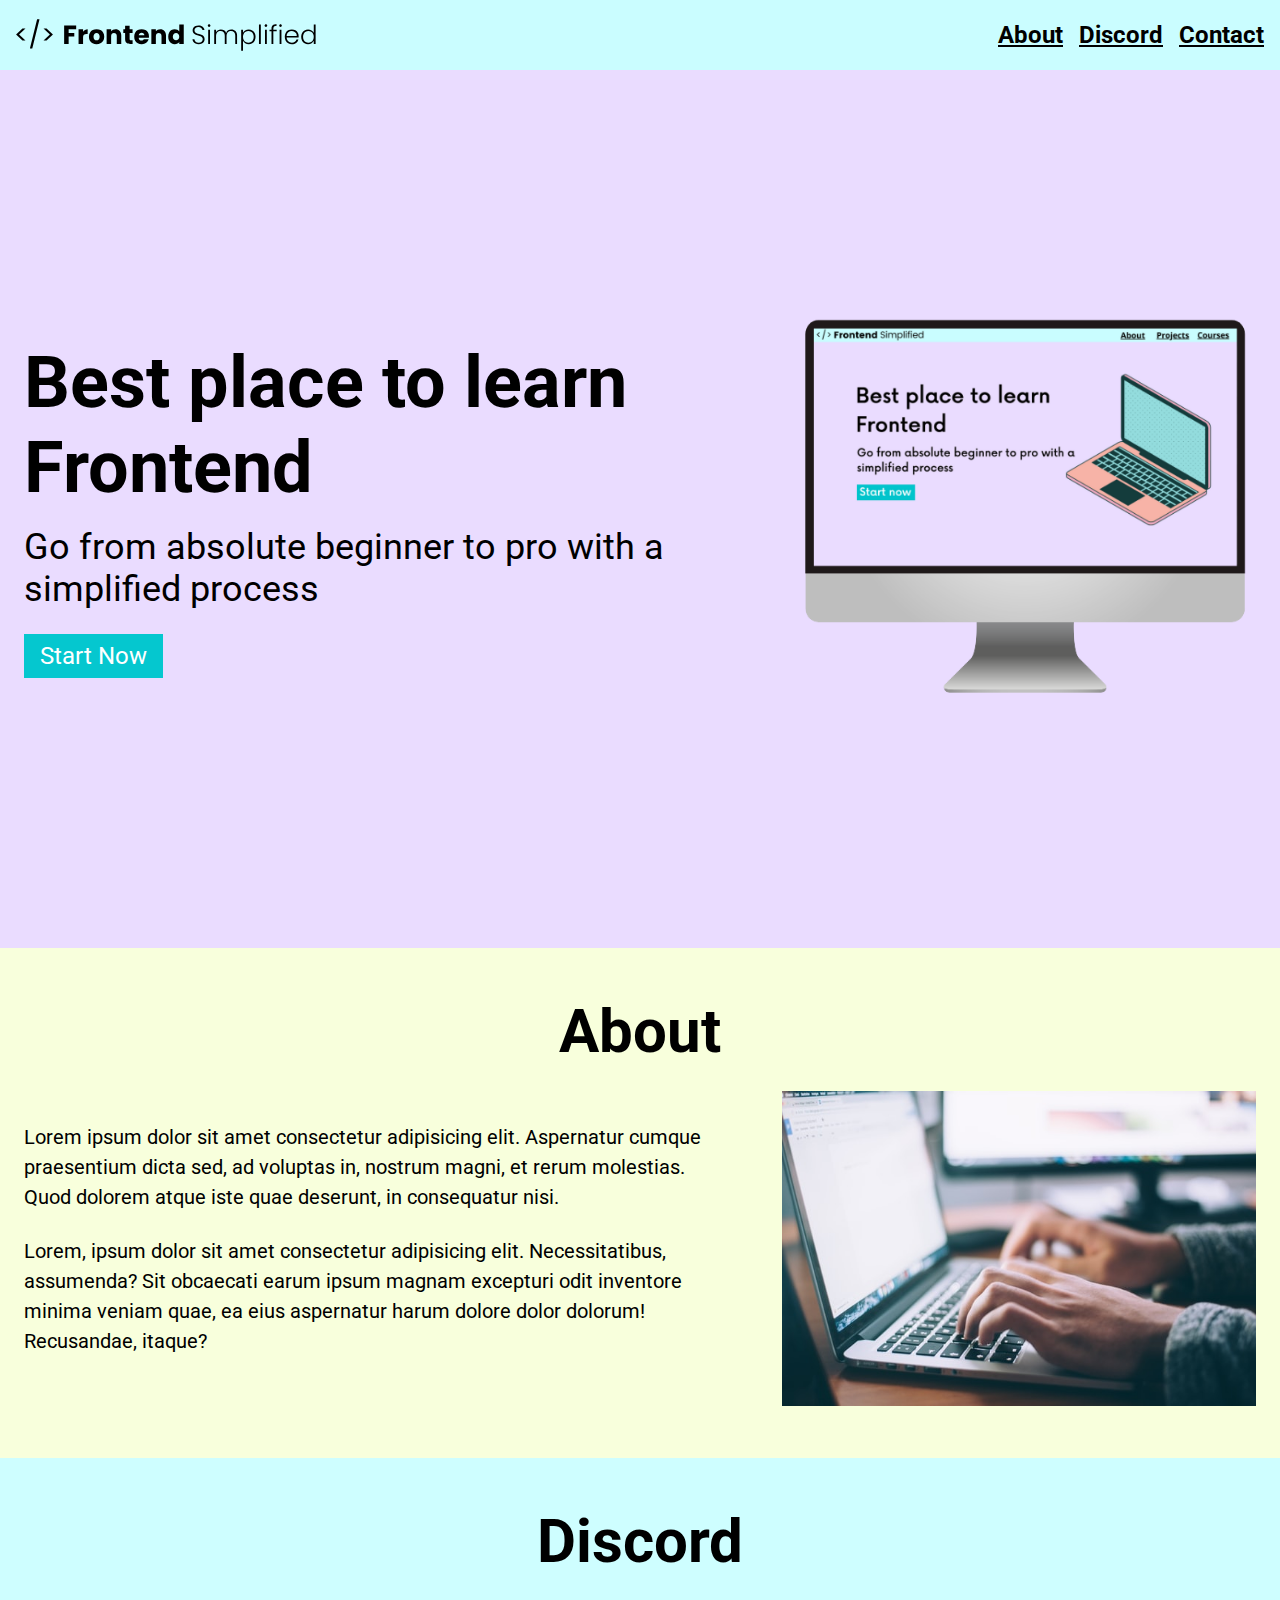
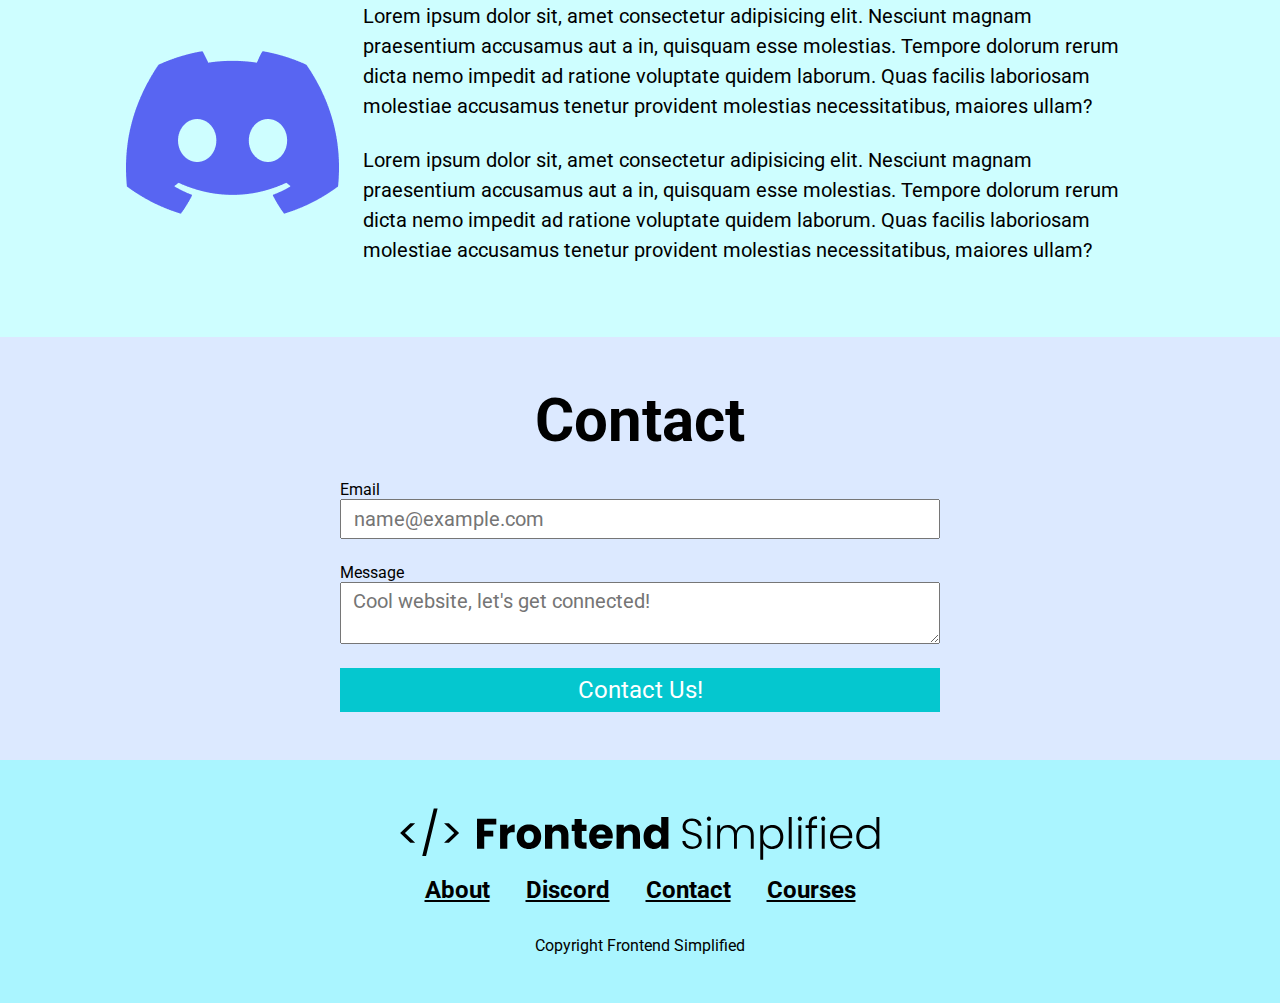
<file: index.html>
<!DOCTYPE html>
<html lang="en">
  <head>
    <meta charset="UTF-8" />
    <meta http-equiv="X-UA-Compatible" content="IE=edge" />
    <meta name="viewport" content="width=device-width, initial-scale=1.0" />
    <title>Document</title>
    <link rel="stylesheet" href="style.css" />
  </head>
  <body>
    <section>
      <nav>
        <img src="./Assets/FES.svg" class="logo" alt="FES Logo" />
        <ul>
          <li>
            <a class="about" href="#about">About</a>
          </li>
          <li>
            <a class="discord" href="#discord">Discord</a>
          </li>
          <li>
            <a class="contact" href="#contact">Contact</a>
          </li>
        </ul>
      </nav>
      <header>
        <div class="row">
          <div class="home__description">
            <h1>Best place to learn Frontend</h1>
            <p class="subheader">
              Go from absolute beginner to pro with a simplified process
            </p>
            <button class="home__description--button">Start Now</button>
          </div>
          <figure>
            <img src="./Assets/laptop.png" alt="Home page image" />
          </figure>
        </div>
      </header>
    </section>

    <main>
      <section id="about">
        <h2>About</h2>
        <div class="row">
          <div class="section__description">
            <div class="section__description--wrapper">
              <p class="section__description--para">
                Lorem ipsum dolor sit amet consectetur adipisicing elit.
                Aspernatur cumque praesentium dicta sed, ad voluptas in, nostrum
                magni, et rerum molestias. Quod dolorem atque iste quae
                deserunt, in consequatur nisi.
              </p>
              <p class="section__description--para">
                Lorem, ipsum dolor sit amet consectetur adipisicing elit.
                Necessitatibus, assumenda? Sit obcaecati earum ipsum magnam
                excepturi odit inventore minima veniam quae, ea eius aspernatur
                harum dolore dolor dolorum! Recusandae, itaque?
              </p>
            </div>
            <figure class="about__img--wrapper">
              <img src="./Assets/about.jpg" alt="laptop" />
            </figure>
          </div>
        </div>
      </section>
      <section id="discord">
        <h2>Discord</h2>
        <div class="row">
          <div class="section__description">
            <figure>
              <img src="./Assets/dashboard/discord.png" alt="discord logo" />
            </figure>
            <div class="section__description--wrapper">
              <p class="section__description--para">
                Lorem ipsum dolor sit, amet consectetur adipisicing elit.
                Nesciunt magnam praesentium accusamus aut a in, quisquam esse
                molestias. Tempore dolorum rerum dicta nemo impedit ad ratione
                voluptate quidem laborum. Quas facilis laboriosam molestiae
                accusamus tenetur provident molestias necessitatibus, maiores
                ullam?
              </p>
              <p class="section__description--para">
                Lorem ipsum dolor sit, amet consectetur adipisicing elit.
                Nesciunt magnam praesentium accusamus aut a in, quisquam esse
                molestias. Tempore dolorum rerum dicta nemo impedit ad ratione
                voluptate quidem laborum. Quas facilis laboriosam molestiae
                accusamus tenetur provident molestias necessitatibus, maiores
                ullam?
              </p>
            </div>
          </div>
        </div>
      </section>
      <section id="contact">
        <h2>Contact</h2>
        <form action="">
          <span>Email</span>
          <input type="email" placeholder="name@example.com" />
          <span>Message</span>
          <textarea
            type=""
            placeholder="Cool website, let's get connected!"
          ></textarea>
          <button>Contact Us!</button>
        </form>
      </section>
    </main>
    <footer>
      <img class="footer__logo" src="./Assets/FES.svg" alt="" />
      <div class="footer__links">
        <a class="footer__link" href="#about">About</a>
        <a class="footer__link" href="#discord">Discord</a>
        <a class="footer__link" href="#contact">Contact</a>
        <a class="footer__link" href="">Courses</a>
      </div>
      <p>Copyright Frontend Simplified</p>
    </footer>
  </body>
</html>
</file>
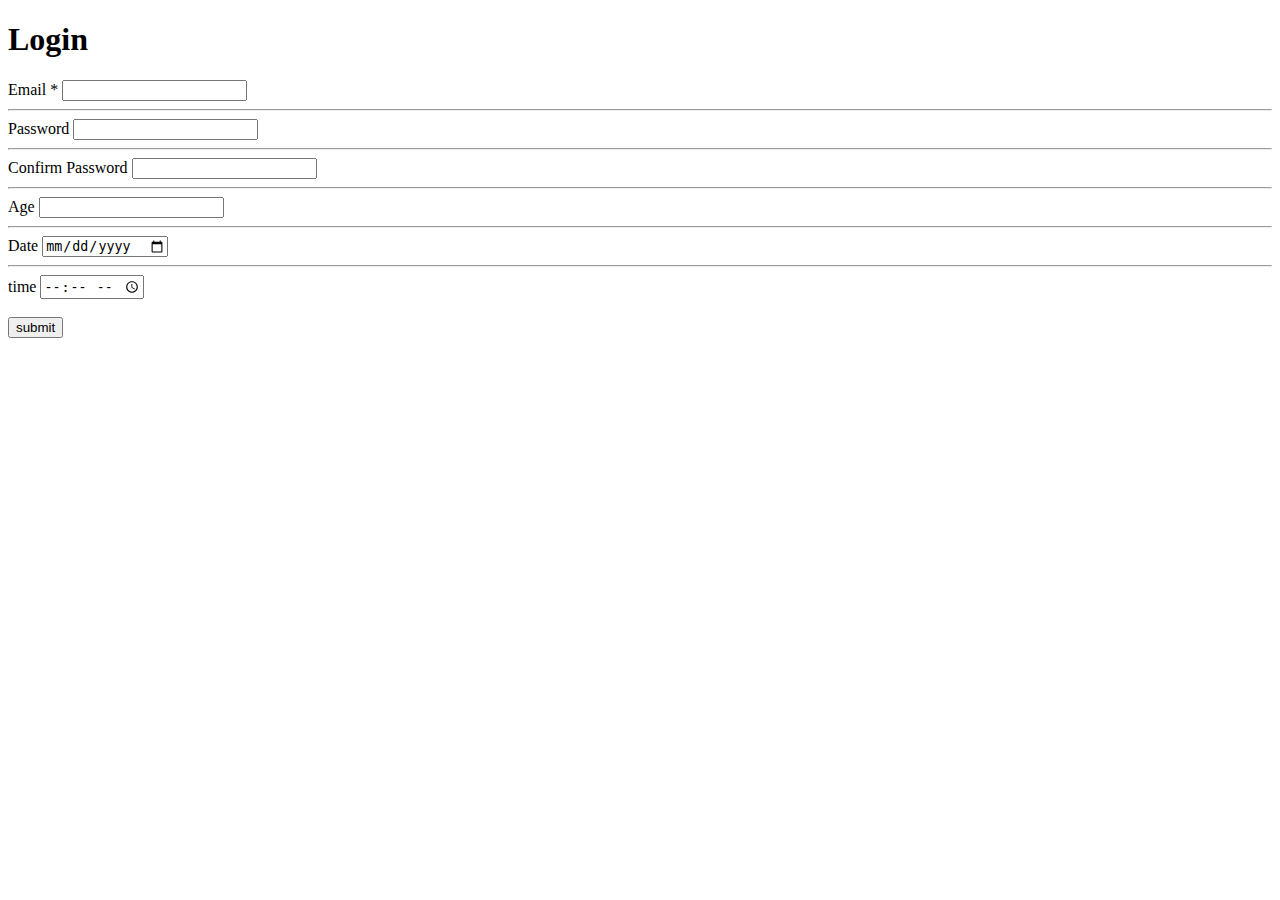
<file: login.html>
<!DOCTYPE html>
<html lang="en">
  <head>
    <meta charset="UTF-8" />
    <meta http-equiv="X-UA-Compatible" content="IE=edge" />
    <meta name="viewport" content="width=device-width, initial-scale=1.0" />

    <title>First Project</title>
  </head>
  <body>
    <h1>Login</h1>
    <form>
      <div>
        <label>Email <span>*</span></label>
        <input type="email" required />
      </div>
      <hr />
      <div>
        <label>Password</label>
        <input type="password" required />
      </div>
      <hr />
      <div>
        <label>Confirm <span> Password</span></label>
        <input type="password" />
      </div>
      <hr />
      <div>
        <label>Age</label>
        <input type="number" />
      </div>
      <hr />
      <div>
        <label>Date</label>
        <input type="date" />
      </div>
      <hr />
      <div>
        <label>time</label>
        <input type="time" />
      </div>
      <br />
      <button>submit</button>
    </form>
  </body>
</html>
</file>
<file: style.css>
@import url("https://fonts.googleapis.com/css2?family=Roboto:wght@300;400;500;700&display=swap");

* {
  margin: 0;
  padding: 0;
  font-family: "Roboto", sans-serif;
}

nav {
  height: 70px;
  display: flex;
  justify-content: space-between;
  align-items: center;
  padding: 0 16px;
  background-color: #cafdff;
}

.logo {
  width: 300px;
}

header {
  background-color: #eadcff;
  height: calc(100vh - 70px);
  padding: 24px;
  display: flex;
  align-items: center;
  justify-content: center;
}

h1 {
  font-size: 72px;
}

.subheader {
  font-size: 36px;
  margin: 16px 0 24px 0;
}

button {
  background-color: #05c7cf;
  color: white;
  border: none;
  padding: 8px 16px;
  font-size: 24px;
  cursor: pointer;
  transition: background-color 300ms;
}

button:hover {
  background-color: #04e7ef;
  transition: 150ms;
}

a {
  color: black;
  font-weight: bold;
  font-size: 24px;
  transition: color 300ms;
}

ul {
  display: flex;
}

a:hover {
  color: rgb(76, 76, 76);
  transition: 150ms;
}

li {
  list-style-type: none;
  padding-left: 16px;
}

.row {
  width: 100%;
  max-width: 1300px;
  display: flex;
  align-items: center;
  justify-content: center;
  margin: 0 auto;
}

#about,
#discord,
#contact,
footer {
  padding: 48px 0;
}

/* 

ABOUT

*/

#about {
  background-color: #f8ffdc;
}

h2 {
  font-size: 60px;
  text-align: center;
  margin-bottom: 24px;
}

.section__description {
  display: flex;
  justify-content: center;
  align-items: center;
}

.about__img--wrapper {
  width: 40%;
  padding: 0 24px;
}

img {
  width: 100%;
}

.section__description--wrapper {
  width: 60%;
  padding: 0 24px;
}

.section__description--para {
  font-size: 20px;
  line-height: 1.5;
  margin-bottom: 24px;
}

/* 

DISCORD

*/

#discord {
  background-color: #cefeff;
}

/* 

CONTACT

*/

#contact {
  background-color: #dce9ff;
}

form {
  width: 100%;
  max-width: 600px;
  display: flex;
  flex-direction: column;
  margin: 0 auto;
}

input,
textarea {
  margin-bottom: 24px;
  font-size: 20px;
  padding: 6px 12px;
}

/* 

FOOTER

*/

footer {
  background-color: #aaf5ff;
  display: flex;
  flex-direction: column;
  align-items: center;
}

.footer__logo {
  max-width: 480px;
  margin-bottom: 16px;
}

.footer__links {
  margin-bottom: 32px;
  font-weight: bold;
  color: black;
}

.footer__link {
  padding: 0px 16px;
}

/* SMALL PHONES, TABLES, LARGE SMARTPHONES */
@media (max-width: 728px) {
  .row {
    flex-direction: column;
  }
  .home__description {
    margin-bottom: 24px;
    display: flex;
    flex-direction: column;
    align-items: center;
  }

  .home__description--button {
    max-width: 240px;
  }
  h1 {
    margin-top: 32px;
    text-align: center;
    font-size: 50px;
  }

  .subheader {
    text-align: center;
    font-size: 24px;
  }

  ul {
    display: none;
  }

  nav {
    display: flex;
    justify-content: center;
  }

  .section__description {
    flex-direction: column;
    padding: 0 24px;
  }

  .section__description--wrapper {
    width: 100%;
  }

  .about__img--wrapper {
    width: 100%;
  }

  #discord .section__description {
    flex-direction: column-reverse;
  }

  #contact {
    padding: 24px 24px;
  }

  footer {
    padding: 48px 24px;
  }

  .footer__logo {
    max-width: 360px;
  }

  .footer__link {
    padding: 0 4px;
    font-size: 18px;
  }

  .footer__links {
    margin-bottom: 24px;
  }
}
</file>
